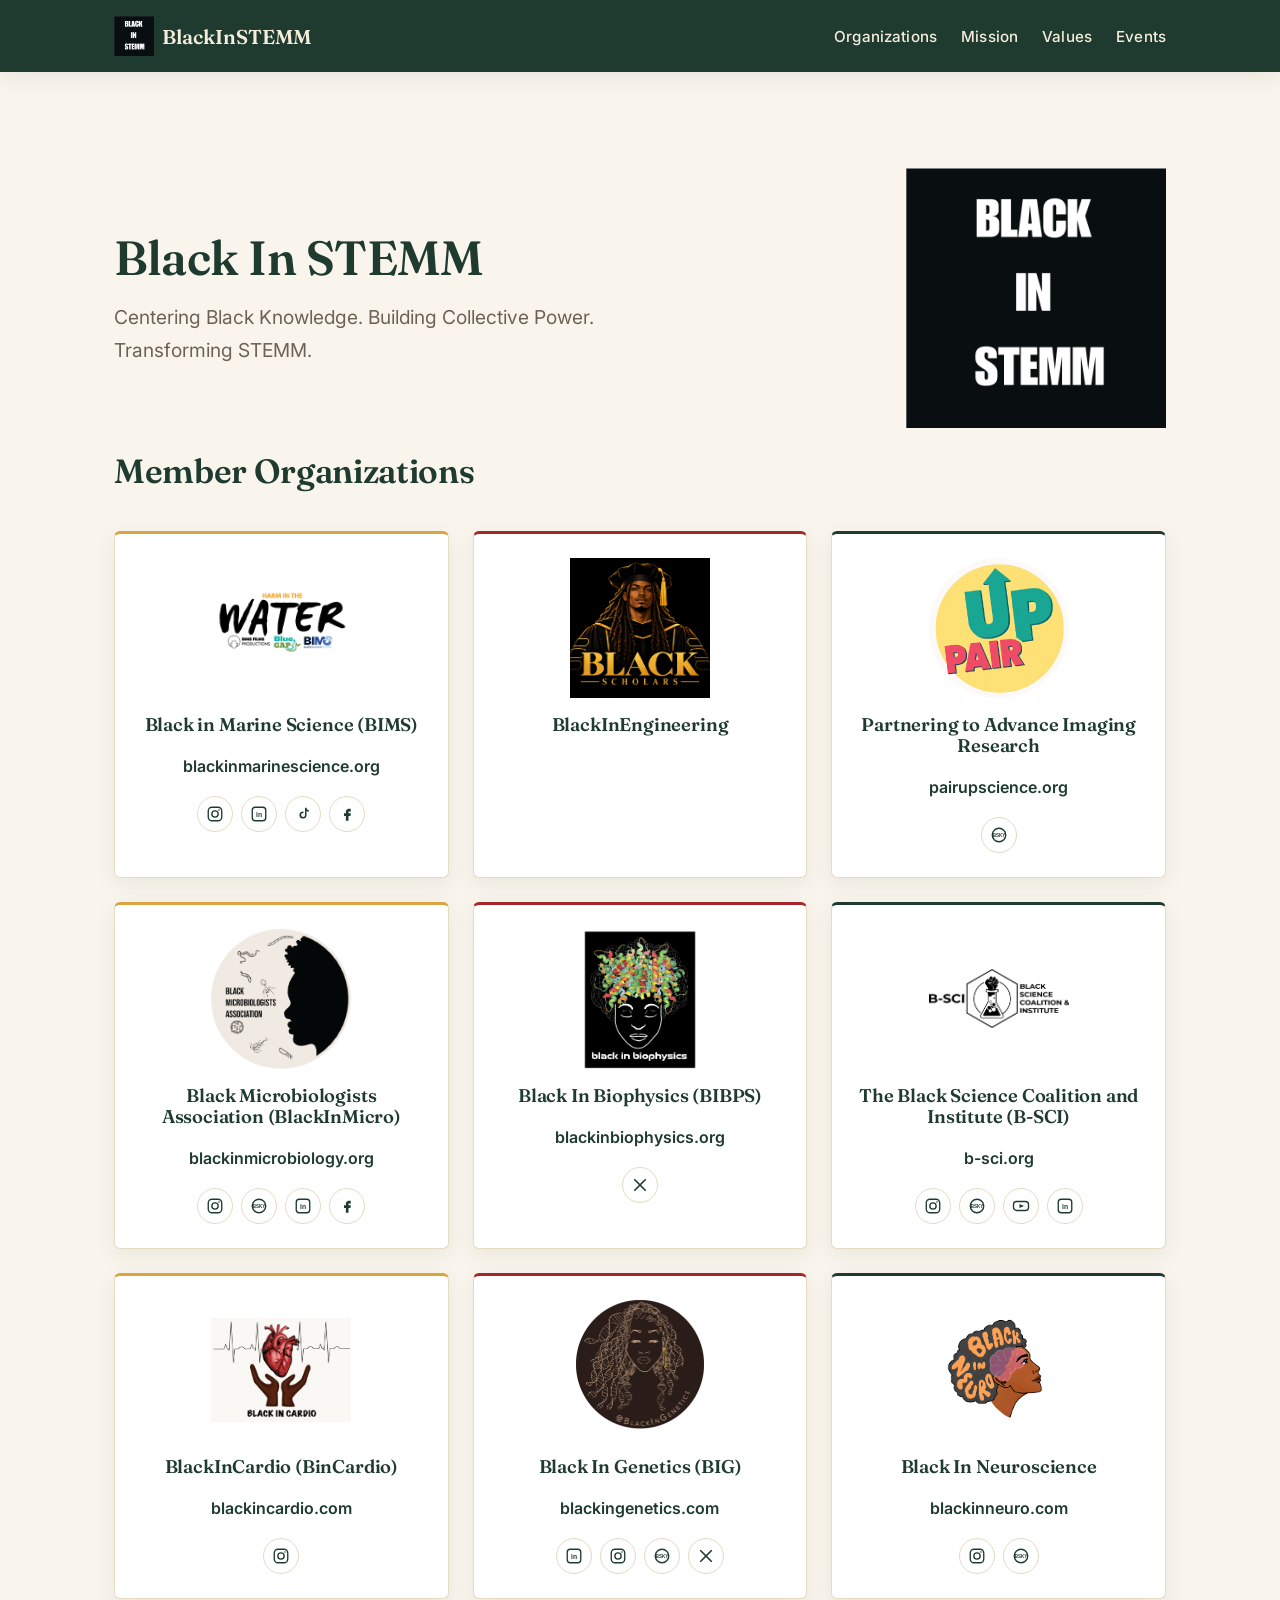
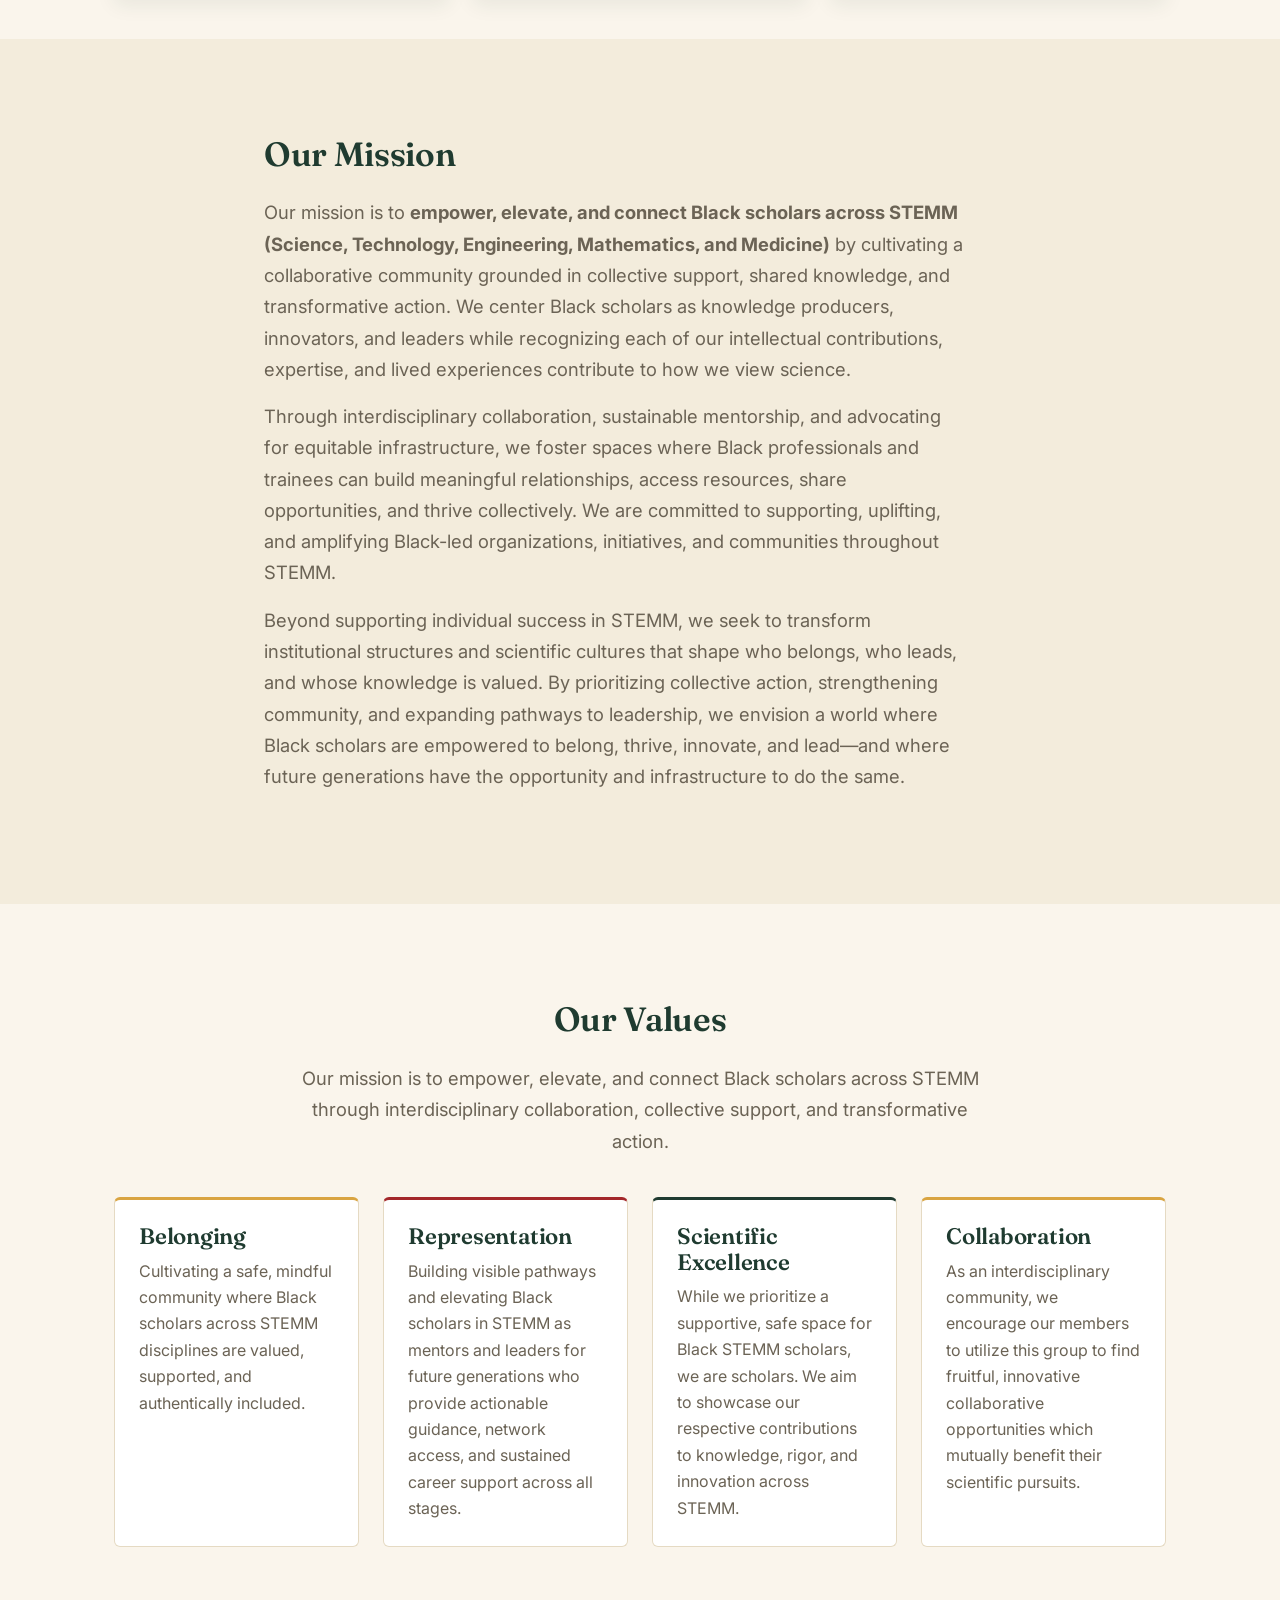
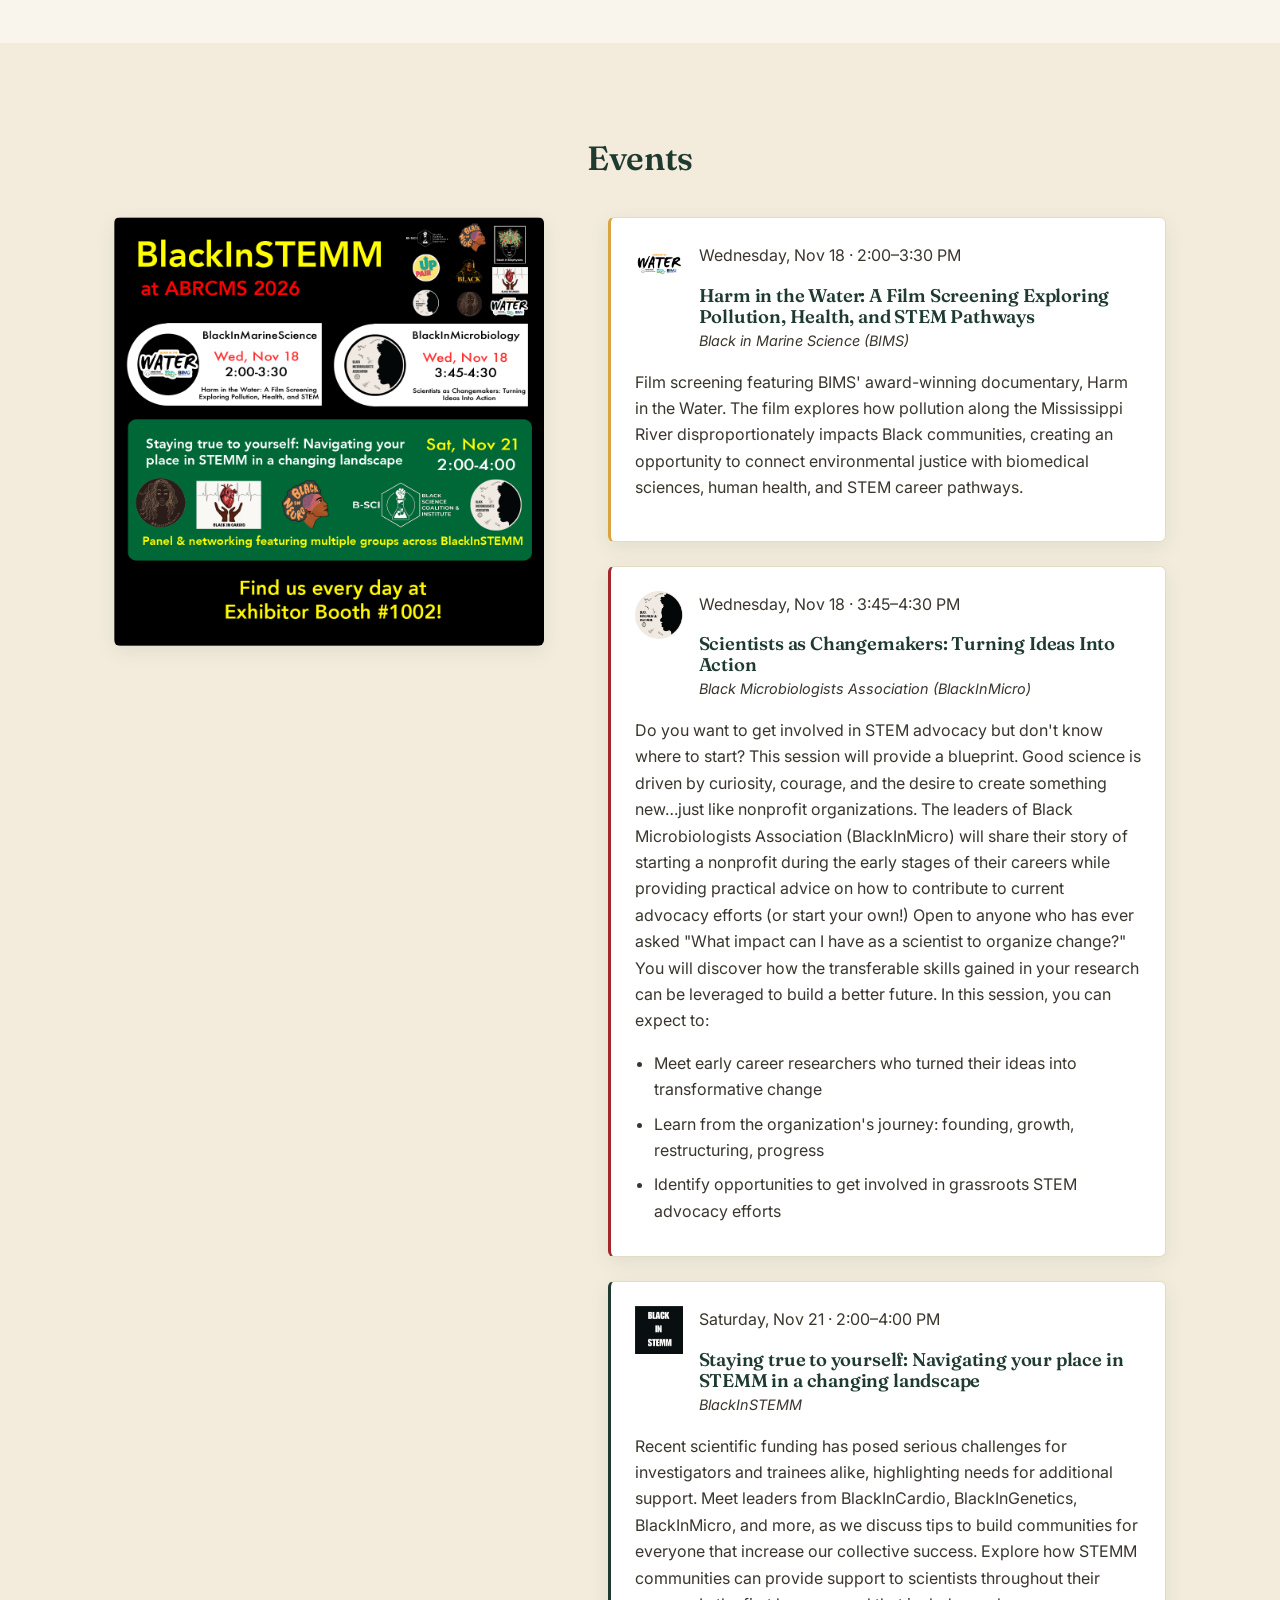
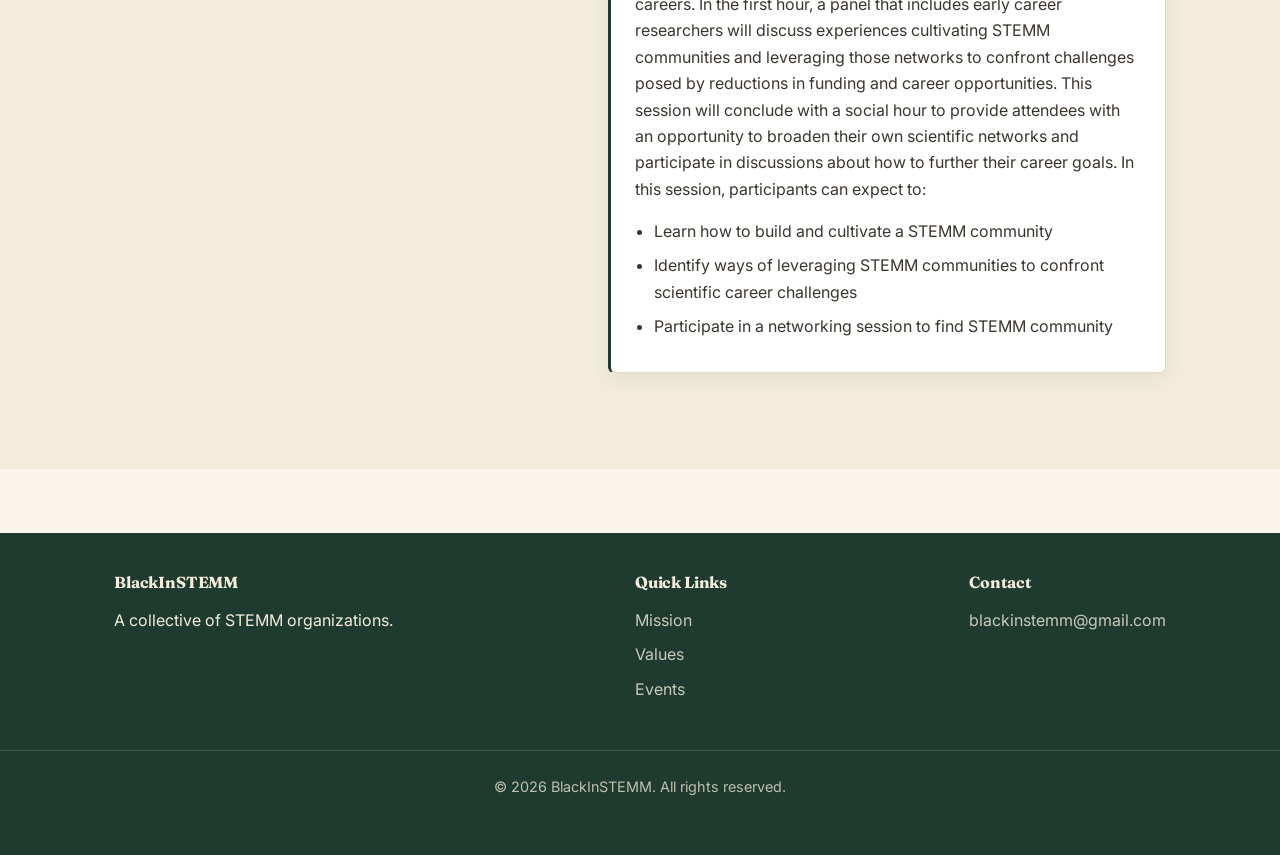
<file: index.html>
<!DOCTYPE html>
<html lang="en">
<head>
  <meta charset="UTF-8">
  <meta name="viewport" content="width=device-width, initial-scale=1.0">
  <title>BlackInSTEMM</title>
  <meta name="description" content="BlackInSTEMM is a collective network of member organizations collaborating to support Black scientists and professionals in STEMM.">

  <!-- Google Fonts ("Fraunces" for headings, "Inter" for body/UI text).
       Delete these two lines if you'd rather not load fonts from Google —
       the site will fall back to system fonts automatically. -->
  <link rel="preconnect" href="https://fonts.googleapis.com">
  <link href="https://fonts.googleapis.com/css2?family=Fraunces:opsz,wght@9..144,400;9..144,500;9..144,600;9..144,700&family=Inter:wght@400;500;600;700&display=swap" rel="stylesheet">

  <!-- Site-wide stylesheet -->
  <link rel="stylesheet" href="css/style.css?v=2">
</head>
<body>

  <!-- ==========================================================================
       THIS IS A SINGLE-PAGE SITE
       Every section lives on this one page now. The nav links below don't
       go to other files — they jump down to a section on this same page
       using its id (e.g. href="#mission" jumps to <section id="mission">).
       To reorder sections, just move the whole <section>...</section>
       block to a new spot in this file.
       ========================================================================== -->

  <!-- ==========================================================================
       HEADER / NAVIGATION
       ========================================================================== -->
  <header class="site-header">
    <div class="container nav-wrapper">

      <!-- Logo + collective name. Replace the image in images/logo/ with a
           new file whenever you have one (and update the src below to match). -->
      <a href="index.html" class="nav-brand">
        <img src="images/logo/blackinstemm-logo.png" alt="BlackInSTEMM logo">
        <span>BlackInSTEMM</span>
      </a>

      <!-- Hamburger button, only visible on mobile screens (see css/style.css) -->
      <button class="nav-toggle" aria-label="Toggle navigation menu">
        <span></span>
        <span></span>
        <span></span>
      </button>

      <!-- Main navigation links — each one scrolls down to a section on
           this page rather than loading a new page. -->
      <ul class="nav-links">
        <li><a href="#member-organizations">Organizations</a></li>
        <li><a href="#mission">Mission</a></li>
        <li><a href="#values">Values</a></li>
        <li><a href="#events">Events</a></li>
      </ul>

    </div>
  </header>


  <!-- ==========================================================================
       HERO SECTION + MEMBER ORGANIZATIONS GRID
       NEW TEXT ADDED — the "Member Organizations" heading below is new,
       not something you wrote. Reword or remove it as you like.
       ========================================================================== -->
  <section class="hero">
    <div class="container">
      <div class="hero-heading-row">
        <div class="hero-heading-text">
          <h1>Black In STEMM</h1>
          <p>Centering Black Knowledge. Building Collective Power. Transforming STEMM.</p>
        </div>
        <img src="images/logo/blackinstemm-logo.png" alt="BlackInSTEMM logo" class="hero-logo">
      </div>

      <!-- Filled in automatically by js/main.js, using the
           "memberOrganizations" data list in that file. To add, remove, or
           edit an organization here, edit js/main.js — see the comments
           there for the exact steps. -->
      <h2 id="member-organizations">Member Organizations</h2>
      <div id="member-orgs-grid" class="card-grid">
        <!-- Organization cards are inserted here by JavaScript. -->
      </div>
    </div>
  </section>


  <!-- ==========================================================================
       MISSION SECTION
       ========================================================================== -->
  <section id="mission" class="section-alt mission">
    <div class="container">
       <h2>Our Mission</h2>

    <p class="section-subtitle">
      Our mission is to <strong>empower, elevate, and connect Black scholars across STEMM (Science, Technology, Engineering, Mathematics, and Medicine)</strong> by cultivating a collaborative community grounded in collective support, shared knowledge, and transformative action. We center Black scholars as knowledge producers, innovators, and leaders while recognizing each of our intellectual contributions, expertise, and lived experiences contribute to how we view science.
    </p>

    <p class="section-subtitle">
      Through interdisciplinary collaboration, sustainable mentorship, and advocating for equitable infrastructure, we foster spaces where Black professionals and trainees can build meaningful relationships, access resources, share opportunities, and thrive collectively. We are committed to supporting, uplifting, and amplifying Black-led organizations, initiatives, and communities throughout STEMM.
    </p>

    <p class="section-subtitle">
      Beyond supporting individual success in STEMM, we seek to transform institutional structures and scientific cultures that shape who belongs, who leads, and whose knowledge is valued. By prioritizing collective action, strengthening community, and expanding pathways to leadership, we envision a world where Black scholars are empowered to belong, thrive, innovate, and lead—and where future generations have the opportunity and infrastructure to do the same.
    </p>
  </div>
  </section>


  <!-- ==========================================================================
       VALUES SECTION
       ========================================================================== -->
  <section id="values">
    <div class="container">
      <h2 style="text-align:center;">Our Values</h2>
      <p class="section-subtitle" style="text-align:center; margin-left:auto; margin-right:auto;">
        Our mission is to empower, elevate, and connect Black scholars across STEMM through interdisciplinary collaboration, collective support, and transformative action.
      </p>

      <!-- Add, remove, or rename value cards freely — the grid below
           automatically adjusts to however many you have (see the
           "VALUES SECTION" comment in css/style.css). -->
      <div class="values-grid">

        <div class="value-card">
          <h3>Belonging</h3>
          <p>Cultivating a safe, mindful community where Black scholars across STEMM disciplines  are valued, supported, and authentically included.</p>
        </div>

        <div class="value-card">
          <h3>Representation</h3>
          <p>Building visible pathways and elevating Black scholars in STEMM as  mentors and leaders for future generations who provide actionable guidance, network access, and sustained career support across all stages.</p>
        </div>

        <div class="value-card">
          <h3>Scientific Excellence</h3>
          <p>While we prioritize a supportive, safe space for Black STEMM scholars, we are scholars. We aim to showcase our respective contributions to knowledge, rigor, and innovation across STEMM.</p>
        </div>

        <div class="value-card">
          <h3>Collaboration</h3>
          <p>As an interdisciplinary community, we encourage our members to utilize this group to find fruitful, innovative collaborative opportunities which mutually benefit their scientific pursuits.</p>
        </div>

      </div>
    </div>
  </section>


  <!-- ==========================================================================
       EVENTS SECTION
       NEW TEXT ADDED — the "Events" heading below is new, not something
       you wrote. Reword or remove it as you like.
       The roadmap image sits next to the ABRCMS session cards, which are
       filled in automatically by js/main.js from the "abrcmsEvents" data
       list in that file — see the comments there for how to add a new one.
       To swap the roadmap image, replace the file in images/events/ and
       update the src below if the filename changes. -->
  <section id="events" class="section-alt">
    <div class="container">
      <h2 style="text-align:center;">Events</h2>
      <div class="events-layout">
        <img src="images/events/events-roadmap.png" alt="BlackInSTEMM events and social media roadmap" class="events-image">
        <div id="abrcms-events-list" class="abrcms-events-list">
          <!-- ABRCMS session cards are inserted here by JavaScript. -->
        </div>
      </div>
    </div>
  </section>



  <!-- ==========================================================================
       FOOTER
       ========================================================================== -->
  <footer class="site-footer">
    <div class="container footer-content">

      <div class="footer-column">
        <h4>BlackInSTEMM</h4>
        <p>A collective of STEMM organizations.</p>
      </div>

      <div class="footer-column">
        <h4>Quick Links</h4>
        <ul class="footer-links">
          <li><a href="#mission">Mission</a></li>
          <li><a href="#values">Values</a></li>
          <li><a href="#events">Events</a></li>
        </ul>
      </div>

      <div class="footer-column">
        <h4>Contact</h4>
        <ul class="footer-links">
          <li><a href="mailto:blackinstemm@gmail.com">blackinstemm@gmail.com</a></li>
        </ul>
        <!-- <div class="footer-social">
          <a href="instagram.com/link">Instagram</a>
          <a href="linkedin.com/link">LinkedIn</a>
          <a href="twitter.com/link">Twitter/X</a>
        </div> -->
      </div>

    </div>

    <div class="footer-bottom">
      <p>&copy; 2026 BlackInSTEMM. All rights reserved.</p>
    </div>
  </footer>

  <!-- Site-wide JavaScript (mobile nav toggle + Member Organizations grid). -->
  <script src="js/main.js?v=2"></script>
</body>
</html>
</file>
<file: css/style.css>
/* ==========================================================================
   BlackInSTEMM — MAIN STYLESHEET
   ==========================================================================
   This is the ONLY CSS file for the whole site. It's organized into
   labeled sections — use Cmd+F (or Ctrl+F) to jump to a section name,
   e.g. search for "NAVIGATION" or "HERO SECTION".

   HOW TO RESKIN THE WHOLE SITE:
   Everything in the ":root" block below is a "CSS custom property"
   (a variable). Change a value there ONCE and it updates everywhere
   that variable is used across every page. You should almost never
   need to touch colors/fonts/spacing outside of this one block.

   This is a WARM, LIGHT theme: an ivory page canvas, a deep forest-green
   anchor color (nav, footer, headings), and gold + red as accents.
   ========================================================================== */


/* ==========================================================================
   1. THEME VARIABLES (edit these to reskin the site)
   ========================================================================== */
:root {

  /* --- BRAND COLORS -----------------------------------------------------
     This is the site's real color palette. Every element on the site
     pulls its color from one of these variables, so changing a value
     here changes it everywhere it's used. */

  --color-bg:      #FAF5EC; /* main page background — warm ivory */
  --color-bg-alt:  #F3ECDC; /* subtly deeper cream — used for alternating sections */
  --color-surface: #FFFFFF; /* card backgrounds — pops gently against the ivory canvas */

  --color-primary: #1F3B30; /* deep forest green — nav bar, footer, headings, anchors the brand */

  --color-text:        #3A362E; /* main body text — warm charcoal, softer than pure black */
  --color-text-muted:  #6B6355; /* lighter text — captions, subtext */

  --color-accent-gold: #D9A441; /* gold — primary buttons, active nav underline, highlights */
  --color-accent-red:  #A3272A; /* deep red — secondary links, small tags, hover accents */

  /* text colors to use ON TOP OF a solid color background, chosen for
     contrast against that specific color */
  --color-on-primary: #F4EDDC; /* warm cream text, used on the green nav/footer */
  --color-on-gold:    var(--color-primary); /* green text, used on gold buttons */

  /* --- SUPPORTING COLORS --------------------------------------------------
     These aren't part of your 3 brand accent colors above — they're small
     helper values derived from the palette, only used for subtle borders/
     shadows so cards read as "lifted" against the ivory background. */

  --color-border: #E5DAC3; /* warm tan line — card borders, dividers */
  --shadow-card:  0 6px 20px rgba(31, 59, 48, 0.08); /* soft, green-tinted shadow — not harsh black */

  /* --- FONTS ------------------------------------------------------------
     Two fonts are loaded from Google Fonts in the <head> of every page:
     "Fraunces" (an expressive serif) for headings, and "Inter" (a clean
     sans-serif) for body text and UI elements like buttons/nav. If you'd
     rather not load fonts from Google (e.g. for privacy or speed), delete
     the <link> tags in each HTML file's <head> and these variables will
     fall back to your computer's default fonts automatically. */

  --font-heading: 'Fraunces', Georgia, 'Times New Roman', serif;
  --font-body:    'Inter', 'Segoe UI', Arial, sans-serif;

  --font-size-base: 16px; /* base text size that everything else scales from */

  /* --- SPACING SCALE ------------------------------------------------------
     Use these instead of one-off pixel values so spacing stays consistent
     across the whole site. "sm" = small, "md" = medium, "lg" = large, etc. */

  --space-xs:  0.5rem;   /*  8px */
  --space-sm:  1rem;     /* 16px */
  --space-md:  1.5rem;   /* 24px */
  --space-lg:  2.5rem;   /* 40px */
  --space-xl:  4rem;     /* 64px */
  --space-xxl: 6rem;     /* 96px */

  /* --- LAYOUT -------------------------------------------------------- */

  --container-max-width: 1100px; /* content stops getting wider than this, and centers */
  --border-radius: 6px;          /* roundness of cards, buttons, images */

  /* --- EFFECTS --------------------------------------------------------- */

  --transition-speed: 0.2s;
}


/* ==========================================================================
   2. RESET / BASE STYLES
   ========================================================================== */

/* Makes width/height math predictable for every element (standard practice). */
*,
*::before,
*::after {
  box-sizing: border-box;
}

html {
  font-size: var(--font-size-base);
  scroll-behavior: smooth;
}

body {
  margin: 0;
  font-family: var(--font-body);
  color: var(--color-text);
  background-color: var(--color-bg);
  line-height: 1.65;
}

img {
  max-width: 100%;
  display: block;
}

a {
  color: var(--color-primary);
  text-decoration: none;
}

a:hover {
  color: var(--color-accent-red);
}

ul {
  list-style: none;
  margin: 0;
  padding: 0;
}


/* ==========================================================================
   3. TYPOGRAPHY
   ========================================================================== */

h1, h2, h3, h4 {
  font-family: var(--font-heading);
  font-optical-sizing: auto; /* lets Fraunces auto-adjust its shape for the size it's used at */
  color: var(--color-primary);
  line-height: 1.15;
  letter-spacing: -0.01em;
  margin-top: 0;
}

h1 { font-size: 3rem; font-weight: 600; }
h2 { font-size: 2.1rem; font-weight: 600; margin-bottom: var(--space-md); }
h3 { font-size: 1.4rem; font-weight: 600; }

p {
  margin-top: 0;
  margin-bottom: var(--space-sm);
}

.section-subtitle {
  color: var(--color-text-muted);
  font-size: 1.15rem;
  line-height: 1.7;
  max-width: 700px;
}


/* ==========================================================================
   4. LAYOUT / CONTAINER
   ========================================================================== */

/* Wraps content on every page so it doesn't stretch edge-to-edge on wide
   screens. Add class="container" to any <section> or <div> that should
   line up with the rest of the page content. */
.container {
  max-width: var(--container-max-width);
  margin-left: auto;
  margin-right: auto;
  padding-left: var(--space-md);
  padding-right: var(--space-md);
}

/* Generous vertical spacing for page sections — part of the "sophisticated,
   not cramped" feel is simply more breathing room than a typical template. */
section {
  padding-top: var(--space-xxl);
  padding-bottom: var(--space-xxl);
}

.section-alt {
  background-color: var(--color-bg-alt);
}

/* This is a single page with a sticky nav bar — without this, clicking a
   nav link like "Mission" would scroll the section title right under the
   nav bar, partly hidden behind it. This nudges the scroll position down
   so the heading lands just below the nav instead. Applies to any element
   with an id (not just <section>), since some nav links (like "Member
   Organizations") jump to a heading inside a section rather than the
   section itself. */
[id] {
  scroll-margin-top: var(--space-lg);
}


/* ==========================================================================
   5. NAVIGATION (header bar, shared across every page)
   ========================================================================== */

.site-header {
  background-color: var(--color-primary);
  position: sticky;
  top: 0;
  z-index: 100;
  box-shadow: var(--shadow-card);
}

.nav-wrapper {
  display: flex;
  align-items: center;
  justify-content: space-between;
  padding-top: var(--space-sm);
  padding-bottom: var(--space-sm);
}

/* Logo + org name, top-left of the nav bar */
.nav-brand {
  display: flex;
  align-items: center;
  gap: var(--space-xs);
  color: var(--color-on-primary);
}

.nav-brand span {
  font-family: var(--font-heading);
  font-optical-sizing: auto;
  font-weight: 600;
  font-size: 1.25rem;
}

.nav-brand img {
  height: 40px;
  width: 40px;
  object-fit: contain;
}

.nav-brand:hover {
  color: var(--color-on-primary);
  opacity: 0.85;
}

/* The links list, e.g. Home / About / Organizations / Events / Contact */
.nav-links {
  display: flex;
  gap: var(--space-md);
}

.nav-links a {
  color: var(--color-on-primary);
  font-weight: 500;
  font-size: 0.95rem;
  letter-spacing: 0.01em;
  padding: var(--space-xs) 0;
  border-bottom: 2px solid transparent;
  transition: border-color var(--transition-speed) ease;
}

.nav-links a:hover,
.nav-links a.active {
  color: var(--color-on-primary);
  border-bottom-color: var(--color-accent-gold);
}

/* Hamburger button — hidden on desktop, shown on mobile (see media query below) */
.nav-toggle {
  display: none;
  flex-direction: column;
  justify-content: space-between;
  width: 28px;
  height: 20px;
  background: none;
  border: none;
  cursor: pointer;
  padding: 0;
}

.nav-toggle span {
  display: block;
  height: 3px;
  width: 100%;
  background-color: var(--color-on-primary);
  border-radius: 2px;
}


/* ==========================================================================
   6. BUTTONS
   ========================================================================== */

.btn {
  display: inline-block;
  font-family: var(--font-body);
  font-weight: 600;
  font-size: 0.95rem;
  letter-spacing: 0.01em;
  padding: var(--space-xs) var(--space-md);
  border-radius: var(--border-radius);
  transition: background-color var(--transition-speed) ease,
              color var(--transition-speed) ease,
              border-color var(--transition-speed) ease,
              transform var(--transition-speed) ease;
  border: 2px solid transparent;
}

.btn:hover {
  transform: translateY(-2px);
}

/* Solid, high-attention button (main call-to-action). */
.btn-primary {
  background-color: var(--color-accent-gold);
  color: var(--color-on-gold);
}

.btn-primary:hover {
  background-color: var(--color-primary);
  color: var(--color-on-primary);
}

/* Understated secondary action — styled as an underlined text link rather
   than a boxed button, which reads as more editorial/refined than a second
   competing button next to the primary one. */
.btn-outline {
  background-color: transparent;
  border: none;
  border-bottom: 1px solid var(--color-accent-gold);
  border-radius: 0;
  color: var(--color-primary);
  padding: var(--space-xs) 0;
}

.btn-outline:hover {
  border-bottom-color: var(--color-accent-red);
  color: var(--color-primary);
  transform: none;
}


/* ==========================================================================
   7. HERO SECTION (top banner on the Home page)
   ========================================================================== */
/* Sits on the same ivory canvas as the rest of the page (no separate
   colored band) — the large serif headline and generous spacing do the
   work of making this section feel like an opening statement. */

.hero {
  padding-top: var(--space-xxl);
  padding-bottom: var(--space-lg);
}

/* Headline+subheading text column, and logo, side by side. On mobile (see
   media query below) this stacks into a column instead. */
.hero-heading-row {
  display: flex;
  align-items: center;
  justify-content: space-between;
  gap: var(--space-lg);
  margin-bottom: var(--space-md);
}

/* Keeps the subheading directly under the headline regardless of how tall
   the logo next to them is. */
.hero-heading-text {
  flex: 1;
  min-width: 0;
}

.hero h1 {
  margin-bottom: var(--space-sm);
  max-width: 680px;
}

.hero-logo {
  width: 260px;
  height: 260px;
  object-fit: contain;
  flex-shrink: 0;
}

.hero p {
  font-size: 1.2rem;
  line-height: 1.7;
  max-width: 560px;
  margin-bottom: 0;
  color: var(--color-text-muted);
}


/* ==========================================================================
   8. MISSION / INTRO SECTION
   ========================================================================== */

.mission .container {
  max-width: 800px;
}


/* ==========================================================================
   9. CARD GRIDS (used by the Member Organizations grid)
   ========================================================================== */

.card-grid {
  display: grid;
  grid-template-columns: repeat(3, 1fr);
  gap: var(--space-md);
  margin-top: var(--space-lg);
}


/* ==========================================================================
   10. FOOTER
   ========================================================================== */

.site-footer {
  background-color: var(--color-primary);
  color: var(--color-on-primary);
  padding-top: var(--space-lg);
  padding-bottom: var(--space-lg);
  margin-top: var(--space-xl);
}

.footer-content {
  display: flex;
  justify-content: space-between;
  flex-wrap: wrap;
  gap: var(--space-lg);
}

.footer-column h4 {
  color: var(--color-on-primary);
  margin-bottom: var(--space-sm);
}

.footer-column a {
  color: var(--color-on-primary);
  opacity: 0.8;
}

.footer-column a:hover {
  opacity: 1;
  color: var(--color-accent-gold);
}

.footer-links li {
  margin-bottom: var(--space-xs);
}

.footer-social {
  display: flex;
  gap: var(--space-sm);
}

.footer-bottom {
  text-align: center;
  margin-top: var(--space-lg);
  padding-top: var(--space-md);
  border-top: 1px solid rgba(244, 237, 220, 0.2);
  font-size: 0.9rem;
  opacity: 0.75;
}


/* ==========================================================================
   11. VALUES SECTION
   ========================================================================== */

/* "auto-fit" lets this adjust cleanly whether you have 3 values or 6,
   without needing to change the CSS — unlike .card-grid, which is fixed
   at 3 columns. */
.values-grid {
  display: grid;
  grid-template-columns: repeat(auto-fit, minmax(220px, 1fr));
  gap: var(--space-md);
  margin-top: var(--space-lg);
}

.value-card {
  background-color: var(--color-surface);
  border: 1px solid var(--color-border);
  border-top: 3px solid var(--color-accent-gold); /* default, cycled below */
  border-radius: var(--border-radius);
  padding: var(--space-md);
}

/* Cycles through the 3 accent colors (gold, red, green) for the bar above
   each value's title, repeating if there are more than 3 values. Purely
   decorative — delete the border-top rules below if you'd rather they
   all match one color. */
.values-grid .value-card:nth-child(3n+2) { border-top-color: var(--color-accent-red); }
.values-grid .value-card:nth-child(3n+3) { border-top-color: var(--color-primary); }

.value-card h3 {
  margin-bottom: var(--space-xs);
}

.value-card p {
  color: var(--color-text-muted);
  margin-bottom: 0;
}


/* ==========================================================================
   12. MEMBER ORGANIZATIONS GRID (Home page, under the hero)
   ========================================================================== */

/* Each card is built by js/main.js from the "memberOrganizations" data
   list at the top of that file — see the comments there for how to add a
   new one. .card-grid (Section 9) arranges them into a 3-column grid that
   collapses to 1 column on mobile. */

.org-card {
  background-color: var(--color-surface);
  border: 1px solid var(--color-border);
  border-top: 3px solid var(--color-accent-gold); /* default, cycled below */
  border-radius: var(--border-radius);
  padding: var(--space-md);
  text-align: center;
  box-shadow: var(--shadow-card);
}

.card-grid .org-card:nth-child(3n+2) { border-top-color: var(--color-accent-red); }
.card-grid .org-card:nth-child(3n+3) { border-top-color: var(--color-primary); }

.org-logo {
  height: 140px;
  width: 140px;
  object-fit: contain;
  margin-left: auto;
  margin-right: auto;
  margin-bottom: var(--space-sm);
}

.org-card h3 {
  font-size: 1.15rem;
}

/* The organization's own website, on its own line below their name. */
.org-website-row {
  margin-top: var(--space-xs);
}

.org-website-link {
  font-weight: 600;
}

/* The row of social platform icon badges below the website line. */
.org-social-icons {
  display: flex;
  justify-content: center;
  flex-wrap: wrap;
  gap: var(--space-xs);
  margin-top: var(--space-sm);
}

.org-social-icon {
  display: inline-flex;
  align-items: center;
  justify-content: center;
  width: 36px;
  height: 36px;
  border-radius: 50%;
  border: 1px solid var(--color-border);
  color: var(--color-primary);
  transition: color var(--transition-speed) ease, border-color var(--transition-speed) ease;
}

.org-social-icon:hover {
  color: var(--color-accent-red);
  border-color: var(--color-accent-red);
}

.org-social-icon svg {
  width: 18px;
  height: 18px;
}


/* ==========================================================================
   13. EVENTS SECTION
   ========================================================================== */

/* Roadmap image + ABRCMS session cards side by side (see #events in
   index.html). Stacks to a single column on mobile — see the media query
   below. */
.events-layout {
  display: grid;
  grid-template-columns: 1fr 1.3fr;
  gap: var(--space-xl);
  align-items: start;
  margin-top: var(--space-lg);
}

.events-image {
  border-radius: var(--border-radius);
  box-shadow: var(--shadow-card);
  position: sticky;
  top: calc(var(--space-xl) + 70px); /* clears the sticky nav bar */
}

.abrcms-events-list {
  display: flex;
  flex-direction: column;
  gap: var(--space-md);
}

.abrcms-event-card {
  background-color: var(--color-surface);
  border: 1px solid var(--color-border);
  border-left: 3px solid var(--color-accent-gold); /* default, cycled below */
  border-radius: var(--border-radius);
  padding: var(--space-md);
  box-shadow: var(--shadow-card);
}

.abrcms-events-list .abrcms-event-card:nth-child(3n+2) { border-left-color: var(--color-accent-red); }
.abrcms-events-list .abrcms-event-card:nth-child(3n+3) { border-left-color: var(--color-primary); }

.abrcms-event-header {
  display: flex;
  align-items: flex-start;
  gap: var(--space-sm);
  margin-bottom: var(--space-sm);
}

.abrcms-event-logo {
  width: 48px;
  height: 48px;
  object-fit: contain;
  flex-shrink: 0;
}

.abrcms-event-header h3 {
  font-size: 1.15rem;
  margin-bottom: 2px;
}

.abrcms-event-host {
  color: var(--color-text-muted);
  font-size: 0.9rem;
  font-style: italic;
  margin-bottom: 0;
}

.abrcms-event-card p {
  color: var(--color-text);
}

.event-bullets {
  margin: var(--space-xs) 0 0;
  padding-left: 1.2rem;
}

.event-bullets li {
  list-style: disc;
  margin-bottom: var(--space-xs);
}


/* ==========================================================================
   14. PLACEHOLDER MARKERS
   ========================================================================== */
/* Anything with this class is content you still need to replace. It gets a
   dashed outline and a tinted background so it's easy to spot while editing.
   It has NO effect other than a visual reminder — remove the class once
   you've swapped in real content (or leave it, it won't break anything). */

.placeholder {
  outline: 2px dashed var(--color-accent-red);
  outline-offset: 4px;
  background-color: rgba(163, 39, 42, 0.06);
}


/* ==========================================================================
   15. RESPONSIVE / MOBILE STYLES
   ========================================================================== */
/* NOTE: CSS variables can't be used inside "@media (max-width: ...)"
   conditions, so the breakpoint numbers below are plain pixel values.
   768px is a common "tablet and below" cutoff. */

@media (max-width: 768px) {

  h1 { font-size: 2.25rem; }
  h2 { font-size: 1.7rem; }

  /* Stack the hero headline and logo instead of side by side */
  .hero-heading-row {
    flex-direction: column;
    align-items: flex-start;
    gap: var(--space-sm);
  }

  .hero-logo {
    width: 150px;
    height: 150px;
  }

  /* Stack the organization cards into a single column */
  .card-grid {
    grid-template-columns: 1fr;
  }

  /* Stack the Events roadmap image above the session cards */
  .events-layout {
    grid-template-columns: 1fr;
  }

  .events-image {
    position: static;
  }

  /* Collapse the footer columns into a single stacked column */
  .footer-content {
    flex-direction: column;
    gap: var(--space-md);
  }

  /* --- Mobile nav menu --- */
  .nav-toggle {
    display: flex; /* show the hamburger button */
  }

  .nav-links {
    display: none; /* hidden until toggled open by js/main.js */
    position: absolute;
    top: 100%;
    left: 0;
    right: 0;
    background-color: var(--color-primary);
    flex-direction: column;
    align-items: center;
    gap: 0;
    padding: var(--space-sm) 0;
  }

  /* main.js adds this class to .nav-links when the hamburger is tapped */
  .nav-links.nav-links-open {
    display: flex;
  }

  .nav-links a {
    width: 100%;
    text-align: center;
    padding: var(--space-sm);
  }
}
</file>
